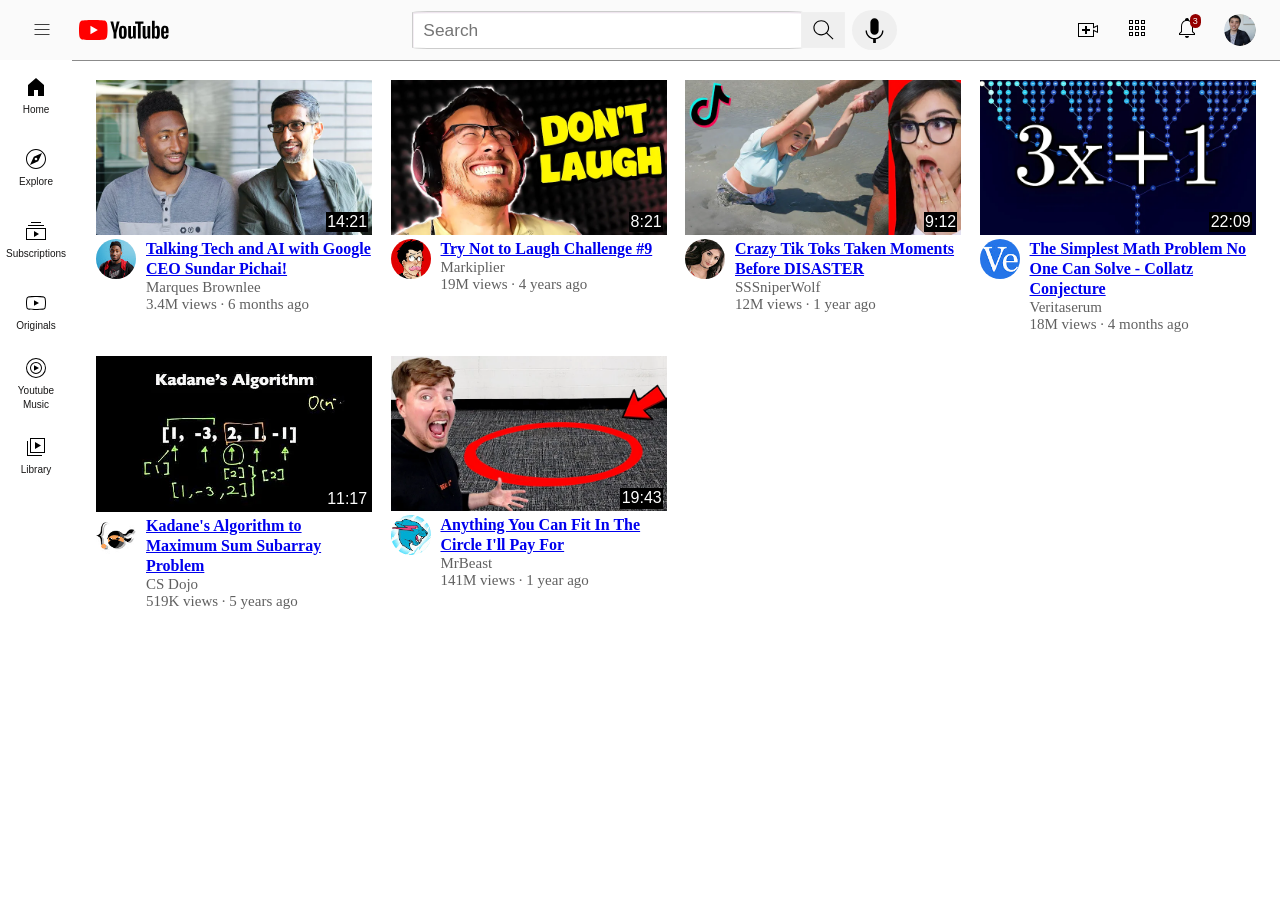
<file: index.html>
<!DOCTYPE html>
<html lang="en">
<head>
    <meta charset="UTF-8">
    <meta name="viewport" content="width=device-width, initial-scale=1.0">
    <link rel="stylesheet" href="external.css">
    <title>
        Youtube
    </title>
</head>
<body>
    <div class="header">
        <div class="left">
            <img class="hamburger-menu" src="Thumbnails/google_logo2.svg" alt="googlelogo2.svg">
            <img class="youtube-menu" src="Thumbnails/youtube-logo.svg" alt="googlelogo2.svg">
        </div>
        <div class="middle">
            <input type="text" placeholder="Search" class="search_bar">
            <button class="search">
                <img src="Thumbnails/search.svg" alt="search.svg" class="search_icon">
                <div class="tooltip-search">
                    Search
                </div>
            </button>
            <button class="voice-search">
                <img src="Thumbnails/voice-search-icon.svg" alt="voice-search-icon.svg" class="voice-search-icon">
                <div class="tooltip-search">
                    Search with your voice
                </div>
            </button>
        </div>
        <div class="right">
            <div class="upload-icon">
            <img src="Thumbnails/upload.svg" alt="upload.svg" class="upload-icon">
            <div class="tooltip-search">
                Create
            </div>
            </div>
            <div class="yt-apps">
            <img src="Thumbnails/youtube-apps.svg" alt="youtube-apps.svg" class="youtube-apps-icon">
            <div class="tooltip-search">
                YouTube Apps
            </div>
            </div>
            <div class="notifications">
            <img src="Thumbnails/notifications.svg" alt="notifications.svg" class="notifications-icon">
            <div class="notifications-count">
                3
            </div>
            <div class="tooltip-search">
                Notifications
            </div>
            </div>
            <img src="Thumbnails/random-guy.jpeg" alt="random-guy.jpeg" class="current-user-picture">
        </div>
    </div>
     <div class="sidebar">
        <div class="sidebar-icon">
            <img class="sidebar-icon-img" src="Thumbnails/home.svg" alt="home.svg">
            Home
        </div>
        <div class="sidebar-icon">
            <img class="sidebar-icon-img" src="Thumbnails/explore.svg" alt="explore.svg">
            Explore
        </div>
        <div class="sidebar-icon">
            <img class="sidebar-icon-img" src="Thumbnails/subscriptions.svg" alt="subscriptions.svg">
            Subscriptions
        </div>
        <div class="sidebar-icon">
            <img class="sidebar-icon-img" src="Thumbnails/originals.svg" alt="originals.svg">
            Originals
        </div>
        <div class="sidebar-icon">
            <img class="sidebar-icon-img" src="Thumbnails/youtube-music.svg" alt="youtube-music.svg">
            Youtube Music
        </div>
        <div class="sidebar-icon">
            <img class="sidebar-icon-img" src="Thumbnails/library.svg" alt="library.svg">
            Library
        </div>
    </div>
    <div class="video-info-grid">
    <div class="videopreview">
    <div class="thumbnail-row">
    <a href="https://youtube.com/watch?v=n2RNcPRtAiY">
    <img class="Video" src="Thumbnails/thumbnail-1.webp" alt="thumbnail-1.webp">
    </a>
    <div class="time">
        14:21
    </div>
        </div>
        <div class="grid">
            <div class="channel-pic">
                <img class="anything" src="Thumbnails/channel-1.jpeg">
                <div class="youtuber-tooltip">
                <img class="anything" src="Thumbnails/channel-1.jpeg">
                <div class="youtuber-tooltip-info">
                    <div>
                    Marques Brownlee
                    </div>
                    <div class="youtuber-tooltip-subs">
                        21M subscribers
                    </div>
                </div>
                </div>
            </div>
            <div class="info">
        <a class="title" href="https://www.youtube.com/watch?v=n2RNcPRtAiY">
            Talking Tech and AI with Google CEO Sundar Pichai!
        </a>
        <p class="youtuber">
            Marques Brownlee
        </p>
        <p class="stats">
            3.4M views &middot; 6 months ago
        </p>
            </div>
        </div>
    </div>
    <div class="videopreview">
    <div class="thumbnail-row">
    <a href="https://www.youtube.com/watch?v=mP0RAo9SKZk">
    <img class="Video" src="Thumbnails/thumbnail-2.webp" alt="thumbnail-2.webp">
    </a>
    <div class="time">
        8:21
    </div>
        </div>
        <div class="grid">
            <div class="channel-pic">
                <img class="anything" src="Thumbnails/channel-2.jpeg">
                 <div class="youtuber-tooltip">
                <img class="anything" src="Thumbnails/channel-2.jpeg">
                <div class="youtuber-tooltip-info">
                    <div>
                    Markiplier
                    </div>
                    <div class="youtuber-tooltip-subs">
                        39M subscribers
                    </div>
                </div>
                </div>
            </div>
            <div class="info">
        <a class="title" href="https://www.youtube.com/watch?v=mP0RAo9SKZk">
            Try Not to Laugh Challenge #9
        </a>
        <p class="youtuber">
            Markiplier
        </p>
        <p class="stats">
            19M views &middot; 4 years ago
        </p>
            </div>
        </div>
    </div>
    <div class="videopreview">
    <div class="thumbnail-row">
    <a href="https://www.youtube.com/watch?v=FgjPQQeTh1w">
    <img class="Video" src="Thumbnails/thumbnail-3.webp" alt="thumbnail-3.webp">
    </a>
    <div class="time">
        9:12
    </div>
        </div>
        <div class="grid">
            <div class="channel-pic">
                <img class="anything" src="Thumbnails/channel-3.jpeg">
                 <div class="youtuber-tooltip">
                <img class="anything" src="Thumbnails/channel-3.jpeg">
                <div class="youtuber-tooltip-info">
                    <div>
                    SSSniperWolf
                    </div>
                    <div class="youtuber-tooltip-subs">
                        35M subscribers
                    </div>
                </div>
                </div>
            </div>
            <div class="info">
        <a class="title" href="https://www.youtube.com/watch?v=FgjPQQeTh1w">
            Crazy Tik Toks Taken Moments Before DISASTER
        </a>
        <p class="youtuber">
            SSSniperWolf
        </p>
        <p class="stats">
            12M views &middot; 1 year ago
        </p>
            </div>
        </div>
    </div>
    <div class="videopreview">
    <div class="thumbnail-row">
    <a href="https://www.youtube.com/watch?v=094y1Z2wpJg">
    <img class="Video" src="Thumbnails/thumbnail-4.webp" alt="thumbnail-4.webp">
    </a>
    <div class="time">
        22:09
    </div>
        </div>
        <div class="grid">
            <div class="channel-pic">
                <img class="anything" src="Thumbnails/channel-4.jpeg">
                 <div class="youtuber-tooltip">
                <img class="anything" src="Thumbnails/channel-4.jpeg">
                <div class="youtuber-tooltip-info">
                    <div>
                    Veritaserum
                    </div>
                    <div class="youtuber-tooltip-subs">
                        21M subscribers
                    </div>
                </div>
                </div>
            </div>
            <div class="info">
        <a class="title" href="https://www.youtube.com/watch?v=094y1Z2wpJg">
            The Simplest Math Problem No One Can Solve - Collatz Conjecture
        </a>
        <p class="youtuber">
            Veritaserum
        </p>
        <p class="stats">
            18M views &middot; 4 months ago
        </p>
            </div>
        </div>
    </div>
    <div class="videopreview">
    <div class="thumbnail-row">
    <a href="https://www.youtube.com/watch?v=86CQq3pKSUw">
    <img class="Video" src="Thumbnails/thumbnail-5.webp" alt="thumbnail-5.webp">
    </a>
    <div class="time">
        11:17
    </div>
        </div>
        <div class="grid">
            <div class="channel-pic">
                <img class="anything" src="Thumbnails/channel-5.jpeg">
                 <div class="youtuber-tooltip">
                <img class="anything" src="Thumbnails/channel-5.jpeg">
                <div class="youtuber-tooltip-info">
                    <div>
                    CS Dojo
                    </div>
                    <div class="youtuber-tooltip-subs">
                        2M subscribers
                    </div>
                </div>
                </div>
            </div>
            <div class="info">
        <a class="title" href="https://www.youtube.com/watch?v=86CQq3pKSUw">
            Kadane's Algorithm to Maximum Sum Subarray Problem
        </a>
        <p class="youtuber">
            CS Dojo
        </p>
        <p class="stats">
            519K views &middot; 5 years ago
        </p>
            </div>
        </div>
    </div>
    <div class="videopreview">
    <div class="thumbnail-row">
    <a href="https://www.youtube.com/watch?v=yXWw0_UfSFg">    
    <img class="Video" src="Thumbnails/thumbnail-6.webp" alt="thumbnail-6.webp">
    </a>
    <div class="time">
        19:43
    </div>
        </div>
        <div class="grid">
            <div class="channel-pic">
                <img class="anything" src="Thumbnails/channel-6.jpeg">
                 <div class="youtuber-tooltip">
                <img class="anything" src="Thumbnails/channel-6.jpeg">
                <div class="youtuber-tooltip-info">
                    <div>
                    MrBeast
                    </div>
                    <div class="youtuber-tooltip-subs">
                        491M subscribers
                    </div>
                </div>
                </div>
            </div>
            <div class="info">
        <a class="title" href="https://www.youtube.com/watch?v=yXWw0_UfSFg">
            Anything You Can Fit In The Circle I'll Pay For
        </a>
        <p class="youtuber">
            MrBeast
        </p>
        <p class="stats">
            141M views &middot; 1 year ago
        </p>
            </div>
        </div>
    </div>
    </div>
    </body>
</html>
</file>
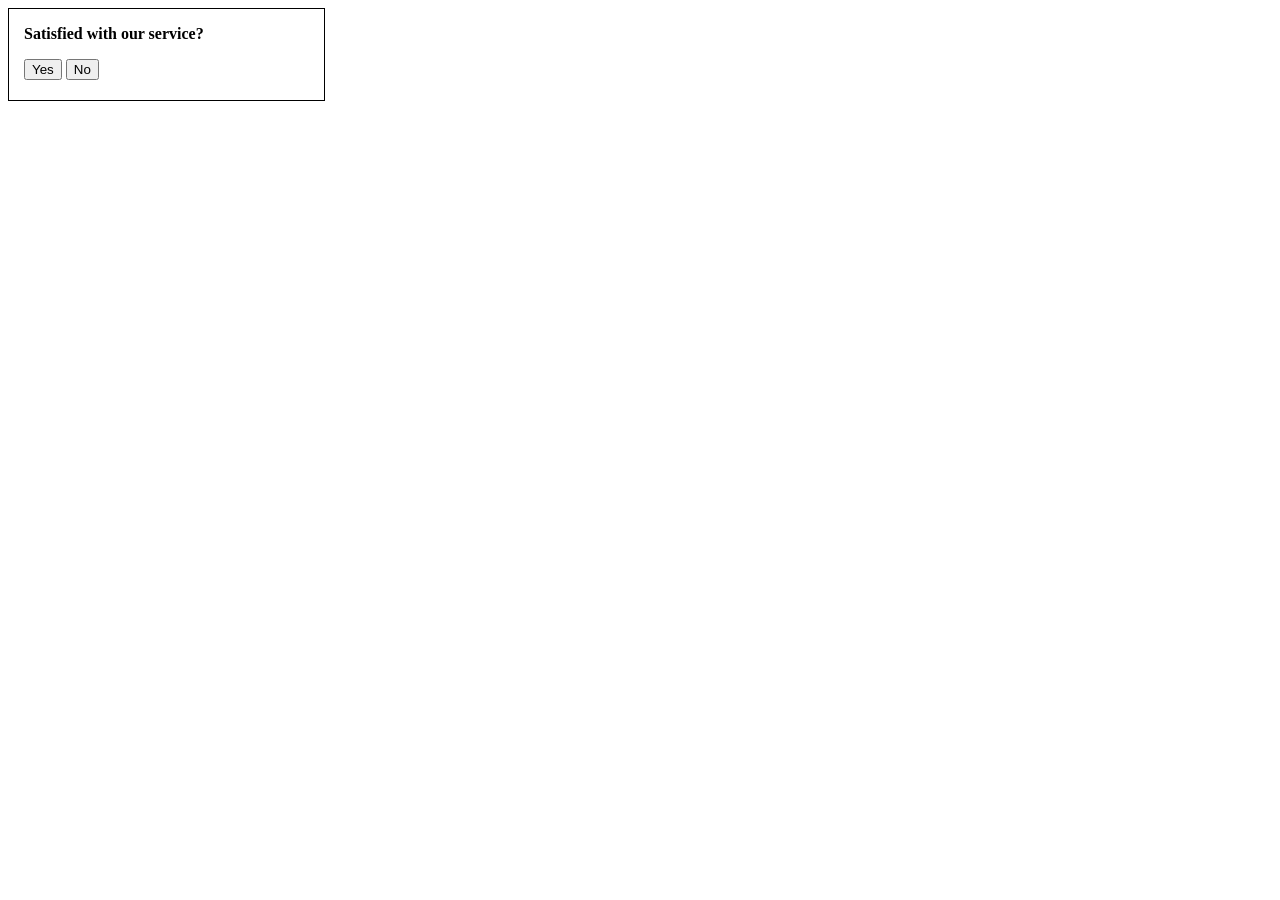
<file: Thumbnails/idk2.html>
<!DOCTYPE html>
<html lang="en">
<head>
    <meta charset="UTF-8">
    <meta name="viewport" content="width=device-width, initial-scale=1.0">
    <title>Document</title>
</head>
<body>
    <div style="border: 0.001px solid rgba(0,0,0,1);
        display: inline-block;
        padding-bottom: 20px;
        padding-left: 15px;
        width: 300px;
        font-weight: 900;">
        <p>
            Satisfied with our service?
        </p>
        <button>
            Yes
        </button>
        <button>
            No
        </button>
    </div>
</body>
</html>
</file>
<file: external.css>
body{
margin: 0;
padding: 80px 24px 24px 96px;
}
p{
margin: 0;
}
.Video{
width: 100%;
}
.search_bar{
    font-size: 20px;
margin-left: 15px;
display: block;
}
.title{
width: 245px;
margin-top: 0px;
font-weight: bolder;
line-height: 20px;
margin-bottom: 15px;
    }
.channel-pic{
margin-top: 0px;
position:relative;
}
.info{
margin-top: 0px;
}
.anything{
width: 40px;
border-radius: 100px;
}
.youtuber-tooltip{
    position:absolute;
    left:0;
    top:50px;
    display:flex;
    flex-direction:row;
    align-items:center;
    gap:10px;
    width:210px;
    padding:10px;
    border-radius:3pt;
    box-shadow:0 2px 8px rgba(71,71,71,0.35);
    background-color:gainsboro;
    opacity:0;
    pointer-events:none;
    transition:opacity 0.15s;
    z-index:10;
}
.channel-pic:hover .youtuber-tooltip{
    opacity:1;
}
.youtuber-tooltip-info{
    display:flex;
    flex-direction:column;
    gap:4px;
    font-family:Arial,Helvetica,sans-serif;
    font-size:14px;
    font-weight:bold;
    white-space:nowrap;
}
.youtuber-tooltip-subs{
    color:#6c686e;
    font-weight:normal;
    font-size:13px;
}
.stats{
color:rgb(96,96,96);
font-size: 15px;
}
.youtuber{
color:rgb(96,96,96);
font-size: 15px;
}
.grid{
display: grid;
grid-template-columns: 50px 1fr;
}
.video-info-grid{
display: grid;
grid-template-columns: 1fr 1fr 1fr;
row-gap: 23.01939834px;
 column-gap: 18.038989497830194783970113322225874646px;
}
@media(max-width:750px){
    .video-info-grid{
        grid-template-columns: 1fr 1fr;
    }
}
@media(min-width:1000px){
    .video-info-grid{
        grid-template-columns: 1fr 1fr 1fr 1fr;
    }
}
@media(min-width:751px)and(max-width:999px){
    .video-info-grid{
        grid-template-columns: 1fr 1fr 1fr;
    }
}
.header{
display: flex;
flex-direction: row;
height: 60px;
justify-content: space-between;
position: fixed;
top: 0;
right: 0;
left: 0;
background-color:#FAFAFA;
border-bottom:0.875px;
border-bottom-color:rgba(96,96,96,0.7182875);
border-bottom-style:solid;
z-index:100;
}
.left{
display: flex;
align-items: center;
}
.middle{
flex: 1;
display: flex;
margin-right: 20px;
margin-left: 70px;
max-width: 500px;
align-items: center;
}
.right{
    width: 180px;
    display: flex;
    align-items: center;
    justify-content: space-between;
    margin-right: 24px;
    flex-shrink: 0;
}
.upload-icon,
.youtube-apps-icon,
.notifications-icon{
    height: 24px;
    cursor: pointer;
}
.current-user-picture{
    height: 32px;
    border-radius: 50%;
    cursor: pointer;
}
.hamburger-menu{
    height: 20px;
    margin-left: 24pt;
    margin-right: 20pt;
}
.youtube-menu{
    height: 20px;
}
.search{
    height: 27.5pt;
    width: 33pt;
    border: 1px solid rgba(240,240,240,1);
    margin-left: -2pt;
    border-radius: 1.5%;
    margin-right: 5pt;
}
.voice-search{
    height: 30pt;
    border: none;
    border-radius: 1in;
}
.search_bar{
    flex: 1;
    height: 24.875pt;
    padding-left: 7.5pt;
    font-size: 13pt;
    border-radius: 3.95%;
    box-shadow: inset 0.5pt 1pt 0.5pt rgba(238,228,238,1);
    border: 1px solid rgba(204,204,204,1);
    width: 0;
}
.search_icon{
    height: 20pt;
    margin-top: 2pt;
}
.voice-search-icon{
    height:25pt;
    margin-top:2pt;
    cursor:pointer;
}
.sidebar{
    left:0;
    top: 45pt;
    bottom:0;
    position:fixed;
    background-color: rgb(255, 255, 255);
    width:72px;
    z-index:100;
}
.thumbnail-row{
    position:relative;
}
.time{
    position:absolute;
    background-color:rgba(0,0,0,1);
    bottom:6.7px;
    right:4px;
    color:rgba(255,255,255,1);
    font-family:Arial,Helvetica,sans-serif;
    font-weight:475;
    padding:0.975pt
}
.notifications{
    position:relative;
}
.notifications-count{
    position:absolute;
    border-radius:10px;
    background-color:rgb(148, 0, 0);
    color:#ffffff;
    padding-left:3px;
    padding-right:3px;
    padding-top:2px;
    padding-bottom:2px;
    top:-2px;
    right:-2px;
    font-family:Arial,Helvetica,sans-serif;
    font-size:9px;
}
.sidebar-icon{
    height:72px;
    display:flex;
    flex-direction:column;
    align-items:center;
    justify-content:center;
    gap:4px;
    cursor:pointer;
    font-family:Arial,Helvetica,sans-serif;
    font-size:10px;
    line-height:14px;
    text-align:center;
    color:rgb(24, 23, 23);
    padding:0 4px;
}
.sidebar-icon:hover{
    background-color:rgba(0,0,0,0.05);
}
.sidebar-icon-img{
    height:24px;
    width:24px;
}
.search .tooltip-search,.voice-search .tooltip-search, .upload-icon .tooltip-search, .yt-apps .tooltip-search, .notifications .tooltip-search{
    position:absolute;
    background-color:rgba(96,96,96,0.55);
    color:rgba(255,255,255,1);
    padding-left:8px;
    padding-right:8px;
    padding-top:4px;
    padding-bottom:4px;
    border-radius:1pt;
    bottom:-25pt;
    opacity:0;
    right:2.5pt;
    transition:opacity 0.15s;
    pointer-events:none;
    white-space:nowrap;
} 
.search:hover .tooltip-search,.voice-search:hover .tooltip-search, .upload-icon:hover .tooltip-search, .yt-apps:hover .tooltip-search, .notifications:hover .tooltip-search{
    opacity:1;
}
.search, .voice-search, .upload-icon, .yt-apps, .notifications{
    position:relative;
}
</file>
